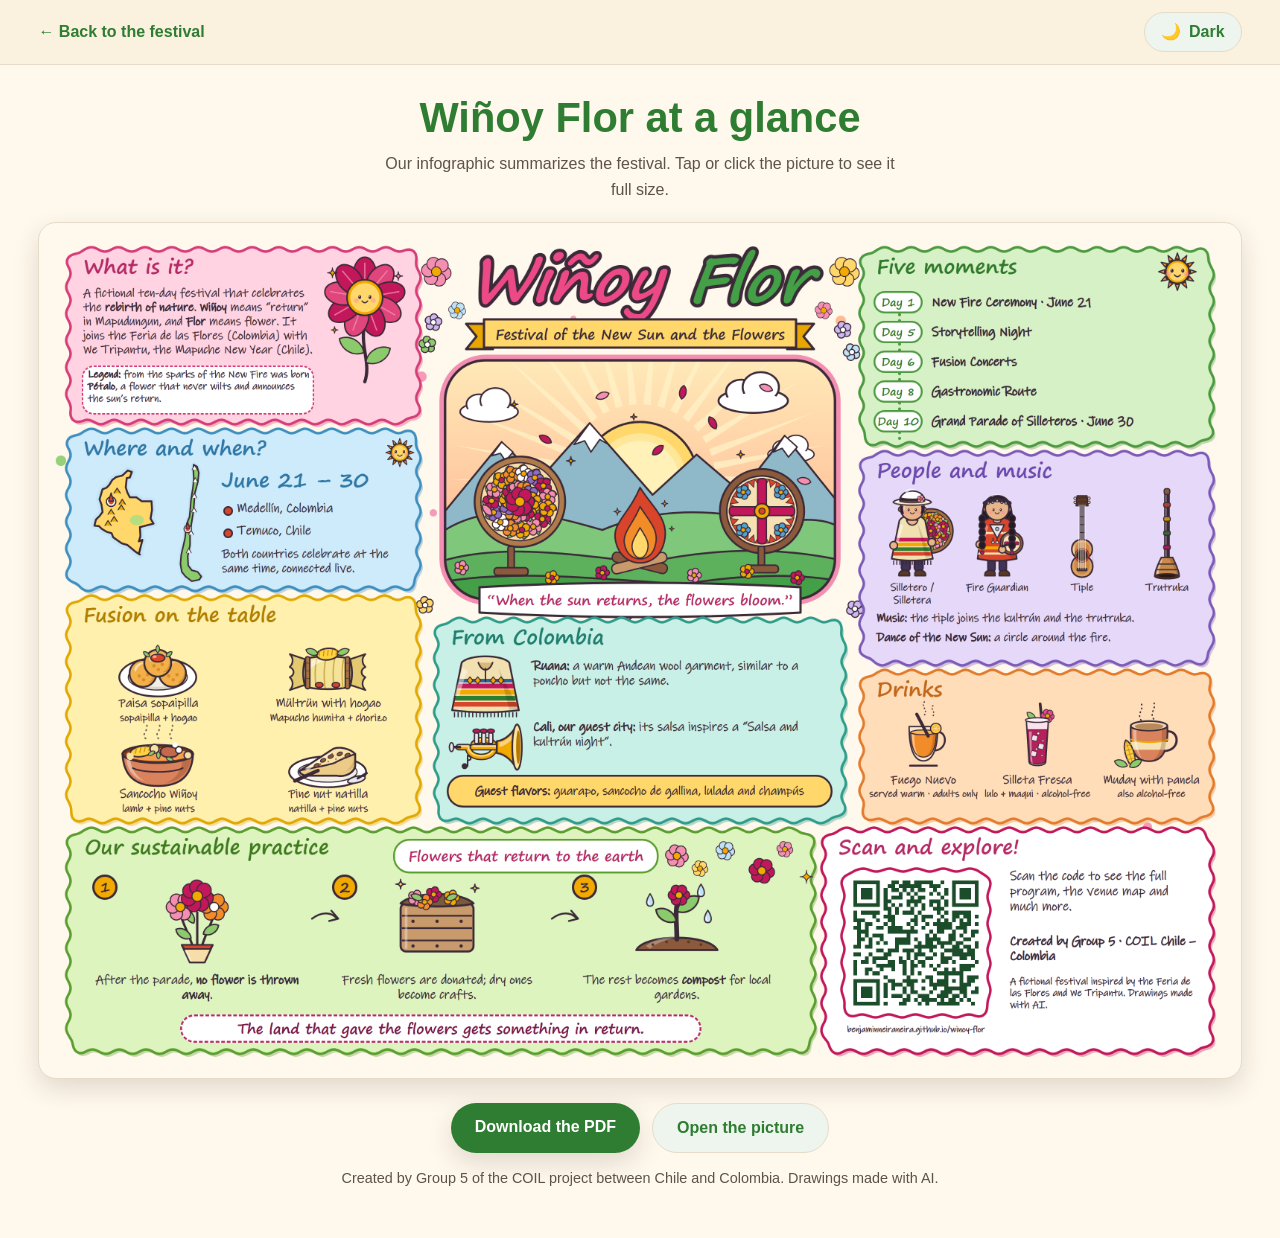
<file: infografia.html>
<!DOCTYPE html>
<html lang="en">
<head>
  <meta charset="UTF-8">
  <meta name="viewport" content="width=device-width, initial-scale=1">
  <title>Wiñoy Flor · Infographic</title>
  <meta name="author" content="Group 5, COIL project between Chile and Colombia">
  <meta name="description" content="The Wiñoy Flor infographic: the festival at a glance. Read it here or download it as a PDF.">
  <meta property="og:type" content="website">
  <meta property="og:site_name" content="Wiñoy Flor">
  <meta property="og:title" content="Wiñoy Flor · Infographic">
  <meta property="og:description" content="The Wiñoy Flor festival at a glance: read the infographic or download it as a PDF.">
  <meta property="og:url" content="https://benjaminneiraneira.github.io/winoy-flor/infografia.html">
  <meta property="og:image" content="https://benjaminneiraneira.github.io/winoy-flor/assets/images/cover.jpg">
  <meta name="twitter:card" content="summary_large_image">
  <link rel="icon" type="image/svg+xml" href="assets/icons/favicon.svg">
  <script>
    try {
      var savedTheme = localStorage.getItem('winoy-theme');
      if (savedTheme === 'dark' || savedTheme === 'light') {
        document.documentElement.setAttribute('data-theme', savedTheme);
      }
    } catch (error) { /* storage not available: the light theme is used */ }
  </script>
  <link rel="stylesheet" href="css/variables.css?v=19">
  <link rel="stylesheet" href="css/base.css?v=19">
  <link rel="stylesheet" href="css/infographic.css?v=19">
</head>
<body class="info-page">
  <a class="skip-link" href="#main">Skip to main content</a>

  <header class="info-bar">
    <a class="info-back" href="index.html">&larr; Back to the festival</a>
    <button class="theme-toggle" id="theme-toggle" type="button" aria-pressed="false" aria-label="Switch to dark theme">
      <span class="icon" aria-hidden="true">🌙</span><span class="toggle-text">Dark</span>
    </button>
  </header>

  <main id="main" class="info-main">
    <h1>Wiñoy Flor at a glance</h1>
    <p class="info-lead">Our infographic summarizes the festival. Tap or click the picture to see it full size.</p>

    <a class="info-figure" href="assets/infographic/winoy-flor-infographic.png" target="_blank" rel="noopener">
      <img src="assets/infographic/winoy-flor-infographic.png" width="3174" height="2244"
           alt="Infographic of the Wiñoy Flor festival: what it is, where and when, fusion food, the five moments, people and music, drinks, contributions from Colombia, our sustainable practice and a QR code to the website.">
    </a>

    <p class="info-actions">
      <a class="info-btn" href="assets/infographic/winoy-flor-infographic.pdf" download>Download the PDF</a>
      <a class="info-btn alt" href="assets/infographic/winoy-flor-infographic.png" target="_blank" rel="noopener">Open the picture</a>
    </p>
    <p class="info-credit">Created by Group 5 of the COIL project between Chile and Colombia. Drawings made with AI.</p>
  </main>

  <script src="js/theme.js?v=19" defer></script>
</body>
</html>
</file>
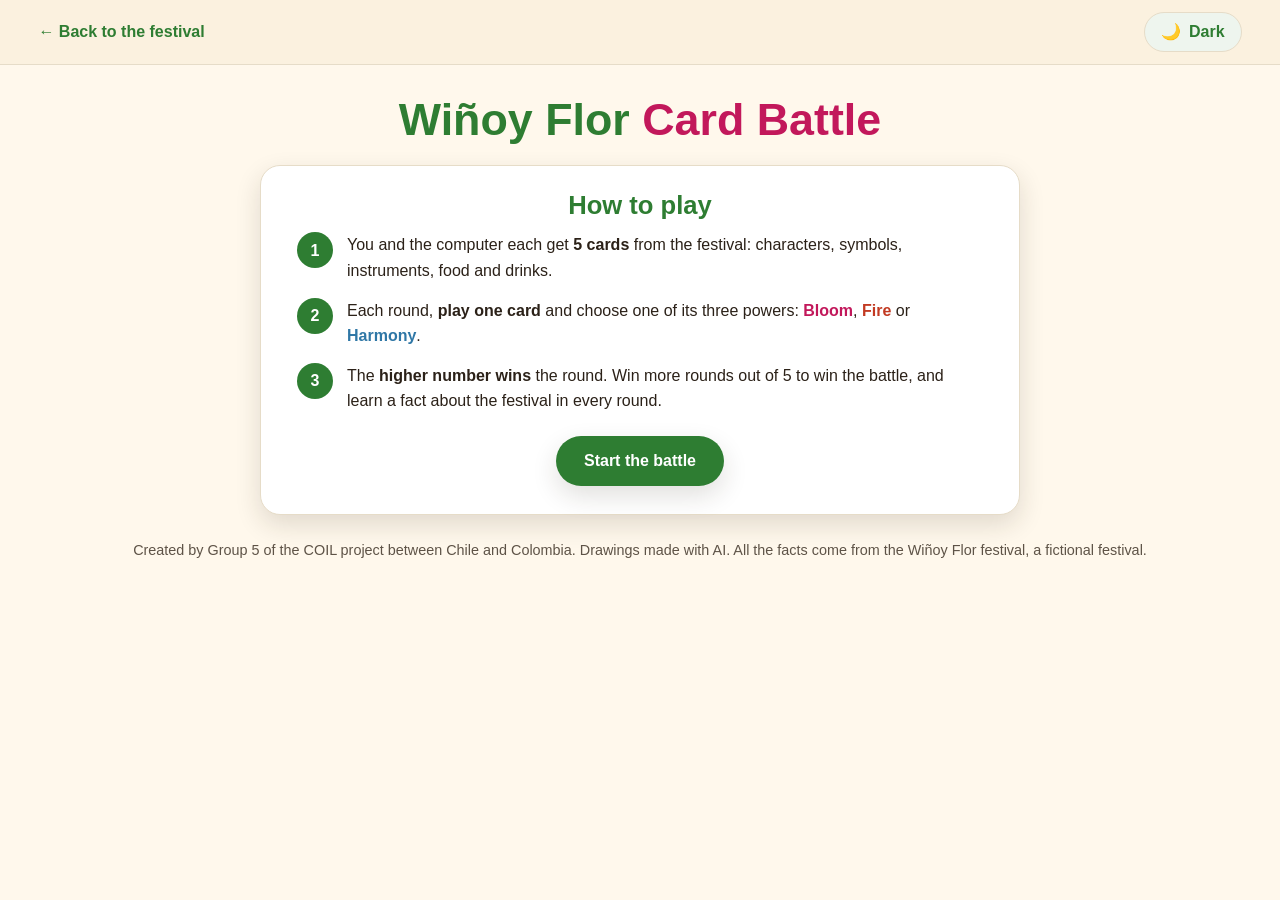
<file: juego.html>
<!DOCTYPE html>
<html lang="en">
<head>
  <meta charset="UTF-8">
  <meta name="viewport" content="width=device-width, initial-scale=1">
  <title>Wiñoy Flor · Card Battle</title>
  <meta name="author" content="Group 5, COIL project between Chile and Colombia">
  <meta name="description" content="Play the Wiñoy Flor card battle against the computer: 16 cards about the characters, music, food and drinks of the festival.">
  <meta property="og:type" content="website">
  <meta property="og:site_name" content="Wiñoy Flor">
  <meta property="og:title" content="Wiñoy Flor · Card Battle">
  <meta property="og:description" content="Play the Wiñoy Flor card battle against the computer: 16 cards about the characters, music, food and drinks of the festival.">
  <meta property="og:url" content="https://benjaminneiraneira.github.io/winoy-flor/juego.html">
  <meta property="og:image" content="https://benjaminneiraneira.github.io/winoy-flor/assets/images/cover.jpg">
  <meta name="twitter:card" content="summary_large_image">
  <link rel="icon" type="image/svg+xml" href="assets/icons/favicon.svg">
  <script>
    try {
      var savedTheme = localStorage.getItem('winoy-theme');
      if (savedTheme === 'dark' || savedTheme === 'light') {
        document.documentElement.setAttribute('data-theme', savedTheme);
      }
    } catch (error) { /* storage not available: the light theme is used */ }
  </script>
  <link rel="stylesheet" href="css/variables.css?v=19">
  <link rel="stylesheet" href="css/base.css?v=19">
  <link rel="stylesheet" href="css/infographic.css?v=19">
  <link rel="stylesheet" href="css/cardback.css?v=19">
  <link rel="stylesheet" href="css/game.css?v=19">
</head>
<body class="game-page">
  <a class="skip-link" href="#main">Skip to main content</a>

  <header class="info-bar">
    <a class="info-back" href="index.html">&larr; Back to the festival</a>
    <button class="theme-toggle" id="theme-toggle" type="button" aria-pressed="false" aria-label="Switch to dark theme">
      <span class="icon" aria-hidden="true">🌙</span><span class="toggle-text">Dark</span>
    </button>
  </header>

  <main id="main" class="game-main">
    <h1>Wiñoy Flor <span class="h1-sub">Card Battle</span></h1>

    <!-- ===== Start screen ===== -->
    <section class="panel" id="start-panel" aria-labelledby="how-title">
      <h2 id="how-title">How to play</h2>
      <ol class="how">
        <li><span class="n">1</span><p>You and the computer each get <strong>5 cards</strong> from the festival: characters, symbols, instruments, food and drinks.</p></li>
        <li><span class="n">2</span><p>Each round, <strong>play one card</strong> and choose one of its three powers: <strong class="t-bloom">Bloom</strong>, <strong class="t-fire">Fire</strong> or <strong class="t-harmony">Harmony</strong>.</p></li>
        <li><span class="n">3</span><p>The <strong>higher number wins</strong> the round. Win more rounds out of 5 to win the battle, and learn a fact about the festival in every round.</p></li>
      </ol>
      <button class="game-btn" id="start-btn" type="button">Start the battle</button>
      <noscript><p class="noscript-note">The card battle needs JavaScript. Please turn it on in your browser to play.</p></noscript>
    </section>

    <!-- ===== Game ===== -->
    <section class="board" id="board" hidden aria-label="Card battle">
      <div class="scorebar" role="status" aria-live="off">
        <span class="score-item">Round <strong id="round-n">1</strong> of 5</span>
        <span class="score-item you">You <strong id="score-you">0</strong></span>
        <span class="score-item cpu">Computer <strong id="score-cpu">0</strong></span>
        <span class="score-item time">Time <strong id="timer">0:00</strong></span>
        <button class="tips-toggle" id="tips-toggle" type="button" aria-pressed="false">Tips: off</button>
      </div>

      <div class="coach" id="coach" role="status" aria-live="polite" hidden>
        <span class="coach-ico" aria-hidden="true"></span>
        <p class="coach-text" id="coach-text"></p>
      </div>

      <p class="prompt" id="prompt" aria-live="polite">Choose a card from your hand.</p>

      <div class="arena" id="arena">
        <div class="slot" id="slot-you">
          <p class="slot-label">You</p>
          <div class="slot-card" id="slot-you-card"><div class="slot-empty">Your card</div></div>
        </div>
        <div class="vs" aria-hidden="true">VS</div>
        <div class="slot" id="slot-cpu">
          <p class="slot-label">Computer</p>
          <div class="slot-card" id="slot-cpu-card"><div class="slot-empty">Computer's card</div></div>
        </div>
      </div>

      <div class="stat-picker" id="stat-picker" hidden>
        <p class="stat-title">Choose a power to compete with:</p>
        <div class="stat-buttons" id="stat-buttons"></div>
      </div>

      <div class="result" id="result" hidden aria-live="polite">
        <p class="result-title" id="result-title"></p>
        <p class="result-fact" id="result-fact"></p>
        <button class="game-btn" id="next-btn" type="button">Next round</button>
      </div>

      <h2 class="hand-title" id="hand-title">Your hand</h2>
      <div class="hand" id="hand" role="group" aria-labelledby="hand-title"></div>
    </section>

    <!-- ===== End screen ===== -->
    <section class="panel end" id="end-panel" hidden aria-live="polite">
      <h2 id="end-title"></h2>
      <p id="end-text"></p>
      <p class="end-stats">Rounds won: <strong id="end-wins"></strong> · Time: <strong id="end-time"></strong></p>

      <div class="end-actions">
        <button class="game-btn" id="again-btn" type="button">Play again</button>
        <a class="game-btn alt" href="index.html">Back to the festival</a>
        <a class="game-btn alt" href="infografia.html">Read the infographic</a>
      </div>
    </section>

    <p class="info-credit">Created by Group 5 of the COIL project between Chile and Colombia. Drawings made with AI. All the facts come from the Wiñoy Flor festival, a fictional festival.</p>
  </main>

  <script src="js/theme.js?v=19" defer></script>
  <script src="js/game.js?v=19" defer></script>
</body>
</html>
</file>
<file: css/variables.css>
/* ==========================================================================
   Wiñoy Flor - design tokens (colors for light and dark mode)
   Palette (see PALETA_WINOY_FLOR.md): cream sunrise, mist green, earth
   brown, hillside green, deep green, flower magenta, sun gold, fire red.

   Theme logic:
   - The default theme is ALWAYS light, whatever the system theme is.
   - The dark theme is only turned on with the toggle button in the
     navigation bar, which sets data-theme="dark" on <html>.
   Only this file changes between festivals; the other stylesheets use
   these variables.
   ========================================================================== */

:root {
  color-scheme: light;

  /* Hero and footer */
  --hero-start: #1B4D2A;
  --hero-end: #2E7D32;
  --hero-border: #C2185B;
  --footer-bg: #FBF1DF;
  --footer-ink: #2B2118;
  --footer-line: #E6DCC8;
  --qr-ink: #1B4D2A;

  /* Text and links */
  --heading: #2E7D32;
  --link: #2E7D32;
  --link-hover: #C2185B;
  --muted: #5E5347;

  /* Surfaces */
  --paper: #FFF8EC;
  --leaf-tint: #EEF5EE;
  --ink: #2B2118;
  --card: #FFFFFF;
  --line: #E6DCC8;
  --shadow: 0 10px 26px rgba(43, 33, 24, 0.14);

  /* Country cards (first: Colombia, second: Chile) and highlights */
  --card-top-1: #2E7D32;
  --card-top-2: #C8321A;

  /* Accents */
  --accent: #C2185B;
  --accent-soft: #FBE4EE;
  --sun: #F2A900;
  --fire: #C8321A;
  --warn-bg: #FFE8DD;
  --warn-ink: #A8330F;

  /* Text placed on top of the green (--card-top-1) and magenta (--accent) fills */
  --on-primary: #FFFFFF;
  --on-accent: #FFFFFF;

  /* Sun glow in the hero (R, G, B values, used by animations.css) */
  --glow: 242, 169, 0;
}

/* Dark theme: only when the visitor turns it on with the toggle button */
:root[data-theme="dark"] {
  color-scheme: dark;
  --heading: #F2A900;
  --link: #F2A900;
  --link-hover: #F06292;
  --muted: #B8B0A0;
  --paper: #121A12;
  --leaf-tint: #1A2A1C;
  --ink: #FFF8EC;
  --card: #1A241A;
  --line: #2F3F2C;
  --shadow: 0 10px 26px rgba(0, 0, 0, 0.45);
  --card-top-1: #43A047;
  --footer-bg: #0D150D;
  --footer-ink: #FFF8EC;
  --footer-line: #2F3F2C;
  --accent: #F06292;
  --accent-soft: #3A1426;
  --warn-bg: #3B1B10;
  --warn-ink: #FF9D7A;
  --on-primary: #121A12;
  --on-accent: #121A12;
}
</file>
<file: css/base.css>
/* ==========================================================================
   Base styles: reset, typography and page layout (shared by both festivals)
   ========================================================================== */

* {
  box-sizing: border-box;
}

html {
  scroll-behavior: smooth;
}

@media (prefers-reduced-motion: reduce) {
  html {
    scroll-behavior: auto;
  }
}

img,
svg,
video {
  max-width: 100%;
}

body {
  overflow-wrap: break-word;
  margin: 0;
  font-family: "Segoe UI", Arial, sans-serif;
  line-height: 1.6;
  color: var(--ink);
  background: var(--paper);
}

h1,
h2,
h3 {
  line-height: 1.2;
}

h2 {
  color: var(--heading);
  font-size: 1.6rem;
  margin: 0 0 12px;
}

a {
  color: var(--link);
}

.wrap {
  max-width: 920px;
  margin: 0 auto;
  padding: 0 16px;
}

section {
  padding: 36px 0 8px;
  scroll-margin-top: 56px;
}

/* Accessibility: lets keyboard users jump past the header */
.skip-link {
  position: absolute;
  left: 8px;
  top: -48px;
  background: var(--card);
  color: var(--link);
  padding: 8px 14px;
  border-radius: 6px;
  z-index: 20;
}

.skip-link:focus {
  top: 8px;
}
</file>
<file: css/infographic.css>
/* ==========================================================================
   Infographic page (infografia.html). Colors come from variables.css.
   ========================================================================== */

.info-bar {
  display: flex;
  flex-wrap: wrap;
  gap: 12px;
  align-items: center;
  justify-content: space-between;
  padding: 12px clamp(16px, 3vw, 40px);
  background: var(--footer-bg);
  border-bottom: 1px solid var(--footer-line);
}

.info-back {
  font-weight: 700;
  color: var(--link);
  text-decoration: none;
}

.info-back:hover,
.info-back:focus-visible {
  color: var(--link-hover);
  text-decoration: underline;
}

.theme-toggle {
  display: inline-flex;
  gap: 8px;
  align-items: center;
  min-height: 40px;
  padding: 6px 16px;
  font: inherit;
  font-weight: 600;
  color: var(--heading);
  background: var(--leaf-tint);
  border: 1px solid var(--footer-line);
  border-radius: 999px;
  cursor: pointer;
}

.info-main {
  max-width: 1500px;
  margin: 0 auto;
  padding: 28px clamp(16px, 3vw, 40px) 48px;
  text-align: center;
}

.info-main h1 {
  margin: 0 0 8px;
  font-size: clamp(1.8rem, 4vw, 2.6rem);
  color: var(--heading);
}

.info-lead {
  margin: 0 auto 20px;
  max-width: 60ch;
  color: var(--muted);
}

.info-figure {
  display: block;
  padding: 10px;
  background: #fff8ec;
  border: 1px solid var(--line);
  border-radius: 18px;
  box-shadow: var(--shadow);
}

.info-figure img {
  display: block;
  width: 100%;
  height: auto;
  border-radius: 10px;
}

.info-actions {
  display: flex;
  flex-wrap: wrap;
  gap: 12px;
  justify-content: center;
  margin: 24px 0 14px;
}

.info-btn {
  display: inline-block;
  padding: 11px 24px;
  font-weight: 700;
  color: var(--on-primary);
  text-decoration: none;
  background: var(--card-top-1);
  border-radius: 999px;
  box-shadow: var(--shadow);
  transition: background 0.25s ease, transform 0.25s ease;
}

.info-btn.alt {
  color: var(--heading);
  background: var(--leaf-tint);
  border: 1px solid var(--footer-line);
  box-shadow: none;
}

.info-btn:hover,
.info-btn:focus-visible {
  color: var(--on-primary);
  background: var(--accent);
  transform: translateY(-2px);
}

.info-credit {
  margin: 0;
  font-size: 0.9rem;
  color: var(--muted);
}

@media (prefers-reduced-motion: reduce) {
  .info-btn { transition: none; }
}
</file>
<file: css/cardback.css>
/* ==========================================================================
   Card back (the green card with the kultrún). It is built from separate layers
   (see assets/cards/back/) and animated with transform and opacity only, so the
   browser runs the animation on the graphics card instead of re-painting a big
   picture on every frame. The look is the same as the old single animated SVG.
   Generated; the layers share the 400 x 560 drawing space of the original.
   ========================================================================== */

.cback {
  position: relative;
  display: block;
  aspect-ratio: 400 / 560;
  overflow: hidden;
  isolation: isolate;
  contain: layout paint;
}

.cback .cb {
  position: absolute;
  left: 0;
  top: 0;
  width: 100%;
  height: 100%;
  display: block;
  max-width: none;
  pointer-events: none;
  user-select: none;
  -webkit-user-drag: none;
}

.cback .cb-rays {
  left: -12.5%;
  top: 5.714%;
  width: 125%;
  height: 89.286%;
}

.cback .cb-spin,
.cback .cb-spinr,
.cback .cb-rays,
.cback .cb-glow,
.cback .cb-breathe,
.cback .cb-flame,
.cback .cb-tw,
.cback .cb-fall,
.cback .cb-sweep {
  will-change: transform, opacity;
}

.cb-spin { transform-origin: 50% 50.357%; animation: cb-spin 48s linear infinite; }
.cb-spinr { transform-origin: 50% 50.357%; animation: cb-spin 32s linear infinite reverse; }
.cb-rays { transform-origin: 50% 50%; animation: cb-spin 90s linear infinite; }
.cb-glow { animation: cb-glow 3.6s ease-in-out infinite; }
.cb-breathe { transform-origin: 50% 50.357%; animation: cb-breathe 4s ease-in-out infinite; }
.cb-flame { transform-origin: 50% 95.3%; animation: cb-flame 1.3s ease-in-out infinite alternate; }
.cb-tw { transform-origin: 50% 50%; animation: cb-tw 2.6s ease-in-out infinite; }
.cb-tw2 { animation-duration: 3.4s; animation-delay: 0.8s; }
.cb-tw3 { animation-duration: 2.1s; animation-delay: 1.3s; }
.cb-fall { transform-origin: 0 0; animation: cb-fall 9s linear infinite; }
.cb-fall:nth-of-type(3n + 2) { animation-duration: 12s; }
.cb-fall:nth-of-type(3n) { animation-duration: 10s; }
.cb-clip { position: absolute; inset: 0; clip-path: inset(2.143% 3% round 6% / 4.286%); pointer-events: none; }
.cb-sweep { animation: cb-sweep 5.5s ease-in-out infinite; }

@keyframes cb-spin { to { transform: rotate(360deg); } }
@keyframes cb-glow { 0%, 100% { opacity: 0.25; } 50% { opacity: 0.85; } }
@keyframes cb-breathe { 0%, 100% { transform: scale(1); } 50% { transform: scale(1.045); } }
@keyframes cb-flame {
  0% { transform: scale(1, 0.94) skewX(-2deg); }
  100% { transform: scale(0.96, 1.06) skewX(3deg); }
}
@keyframes cb-tw {
  0%, 100% { opacity: 0.25; transform: scale(0.55); }
  50% { opacity: 1; transform: scale(1.25); }
}
@keyframes cb-fall {
  0% { transform: translate(0, -7.143%) rotate(0deg); opacity: 0; }
  10% { opacity: 1; }
  90% { opacity: 1; }
  100% { transform: translate(6.5%, 110.714%) rotate(300deg); opacity: 0; }
}
@keyframes cb-sweep {
  0% { transform: translateX(-160%); }
  55%, 100% { transform: translateX(110%); }
}

@media (prefers-reduced-motion: reduce) {
  .cback .cb { animation: none !important; will-change: auto; }
}
.cback .cb-s0 { left: 12.250%; top: 19.464%; width: 5.500%; height: 3.929%; }
.cback .cb-s1 { left: 82.000%; top: 21.429%; width: 5.000%; height: 3.571%; }
.cback .cb-s2 { left: 10.500%; top: 75.000%; width: 5.000%; height: 3.571%; }
.cback .cb-s3 { left: 84.500%; top: 76.429%; width: 6.000%; height: 4.286%; }
.cback .cb-s4 { left: 19.500%; top: 51.429%; width: 4.000%; height: 2.857%; }
.cback .cb-s5 { left: 78.000%; top: 50.357%; width: 4.000%; height: 2.857%; }
.cback .cb-s6 { left: 47.750%; top: 15.536%; width: 4.500%; height: 3.214%; }
.cback .cb-s7 { left: 48.000%; top: 83.214%; width: 4.000%; height: 2.857%; }
.cback .cb-s8 { left: 28.000%; top: 88.929%; width: 4.000%; height: 2.857%; }
.cback .cb-s9 { left: 68.000%; top: 88.929%; width: 4.000%; height: 2.857%; }
.cback .cb-flame { left: 44.250%; top: 83.750%; width: 11.500%; height: 11.429%; }
</file>
<file: css/game.css>
/* ==========================================================================
   Card battle (juego.html). Colors come from variables.css, so the game
   follows the light / dark theme of the site.
   ========================================================================== */

.game-main {
  max-width: 1180px;
  margin: 0 auto;
  padding: 28px clamp(14px, 3vw, 40px) 56px;
  text-align: center;
}

.game-main h1 {
  margin: 0 0 18px;
  font-size: clamp(1.8rem, 4.4vw, 2.8rem);
  color: var(--heading);
}

.h1-sub {
  display: inline-block;
  color: var(--accent);
}

.game-main h2 {
  margin: 0 0 12px;
  color: var(--heading);
}

/* ---- panels (start / end) ---- */
.panel {
  max-width: 760px;
  margin: 0 auto 24px;
  padding: 24px clamp(16px, 4vw, 36px) 28px;
  text-align: left;
  background: var(--card);
  border: 1px solid var(--line);
  border-radius: 20px;
  box-shadow: var(--shadow);
}

.panel[hidden],
.board[hidden],
.stat-picker[hidden],
.result[hidden] {
  display: none;
}

.panel h2 {
  text-align: center;
}

.how {
  display: grid;
  gap: 14px;
  margin: 0 0 22px;
  padding: 0;
  list-style: none;
}

.how li {
  display: flex;
  gap: 14px;
  align-items: flex-start;
}

.how p {
  margin: 0;
}

.how .n {
  flex: 0 0 auto;
  display: grid;
  place-items: center;
  width: 36px;
  height: 36px;
  font-weight: 800;
  color: var(--on-primary);
  background: var(--card-top-1);
  border-radius: 50%;
}

.t-bloom { --sc: #C2185B; color: var(--sc); }
.t-fire { --sc: #C23A22; color: var(--sc); }
.t-harmony { --sc: #2F77A6; color: var(--sc); }

[data-theme="dark"] .t-bloom { --sc: #F48FB1; }
[data-theme="dark"] .t-fire { --sc: #FF8A65; }
[data-theme="dark"] .t-harmony { --sc: #7FC4EC; }

.game-btn {
  display: inline-block;
  margin: 0 auto;
  padding: 12px 28px;
  font: inherit;
  font-weight: 800;
  color: var(--on-primary);
  text-align: center;
  text-decoration: none;
  background: var(--card-top-1);
  border: 0;
  border-radius: 999px;
  box-shadow: var(--shadow);
  cursor: pointer;
  transition: background 0.25s ease, transform 0.25s ease;
}

#start-btn {
  display: block;
}

.game-btn:hover,
.game-btn:focus-visible {
  color: var(--on-primary);
  background: var(--accent);
  transform: translateY(-2px);
}

.game-btn.alt {
  color: var(--heading);
  background: var(--leaf-tint);
  border: 1px solid var(--footer-line);
  box-shadow: none;
}

.game-btn.alt:hover,
.game-btn.alt:focus-visible {
  color: var(--on-primary);
  background: var(--accent);
}

.end {
  text-align: center;
}

.end-actions {
  display: flex;
  flex-wrap: wrap;
  gap: 12px;
  justify-content: center;
  margin-top: 18px;
}

/* ---- score bar ---- */
.scorebar {
  display: flex;
  flex-wrap: wrap;
  gap: 10px 22px;
  align-items: center;
  justify-content: center;
  margin: 0 auto 14px;
  padding: 10px 22px;
  width: fit-content;
  max-width: 100%;
  font-weight: 600;
  background: var(--card);
  border: 1px solid var(--line);
  border-radius: 999px;
  box-shadow: var(--shadow);
}

.score-item strong {
  display: inline-block;
  min-width: 1.4em;
  padding: 0 6px;
  font-size: 1.15rem;
  text-align: center;
  color: var(--on-primary);
  background: var(--card-top-1);
  border-radius: 999px;
}

.score-item.cpu strong {
  background: var(--accent);
}

.score-item:first-child strong {
  color: var(--heading);
  background: none;
  padding: 0;
}

.prompt {
  min-height: 1.6em;
  margin: 0 0 14px;
  font-weight: 700;
  color: var(--ink);
}

/* ---- arena ---- */
.arena {
  display: grid;
  grid-template-columns: 1fr auto 1fr;
  gap: clamp(8px, 3vw, 36px);
  align-items: center;
  justify-items: center;
  margin: 0 auto 18px;
  max-width: 640px;
}

.slot-label {
  margin: 0 0 6px;
  font-weight: 800;
  letter-spacing: 0.04em;
  text-transform: uppercase;
  font-size: 0.85rem;
  color: var(--muted);
}

.slot-card {
  width: clamp(100px, 36vw, 210px);
  min-height: 250px;
  display: grid;
  place-items: start center;
}

.slot-empty {
  display: grid;
  place-items: center;
  width: 100%;
  height: 100%;
  min-height: 250px;
  padding: 10px;
  font-weight: 600;
  color: var(--muted);
  border: 3px dashed var(--line);
  border-radius: 16px;
}

.vs {
  display: grid;
  place-items: center;
  width: clamp(34px, 9vw, 64px);
  height: clamp(34px, 9vw, 64px);
  font-weight: 900;
  color: var(--on-primary);
  background: var(--accent);
  border: 3px solid var(--card);
  border-radius: 50%;
  box-shadow: var(--shadow);
}

/* ---- the card ---- */
.card {
  position: relative;
  flex: 1 1 auto;
  display: flex;
  flex-direction: column;
  width: 100%;
  height: 100%;
  overflow: hidden;
  text-align: center;
  color: #2B2118;
  background: #FFF8EC;
  border: 3px solid #3B2A38;
  border-radius: 14px;
  box-shadow: 0 6px 14px rgba(43, 33, 24, 0.22);
}

.card .c-name {
  display: grid;
  place-items: center;
  min-height: 2.5em;
  padding: 4px 6px;
  font-size: clamp(0.74rem, 2.3vw, 0.95rem);
  font-weight: 800;
  line-height: 1.15;
  color: #fff;
  background: #2E7D32;
  border-bottom: 3px solid #3B2A38;
}

.kind-character .c-name { background: #C2185B; }
.kind-symbol .c-name { background: #7A55C0; }
.kind-instrument .c-name { background: #2F77A6; }
.kind-food .c-name { background: #B4560F; }
.kind-drink .c-name { background: #C7424B; }

.card .c-art {
  flex: 0 0 auto;
  aspect-ratio: 4 / 3;
  background: #FFE9C2;
  border-bottom: 3px solid #3B2A38;
}

.card .c-art img {
  display: block;
  width: 100%;
  height: 100%;
  object-fit: cover;
}

.card .c-meta {
  display: flex;
  gap: 3px;
  align-items: center;
  justify-content: center;
  flex-wrap: nowrap;
  padding: 5px 4px 3px;
}

.card .chip {
  padding: 1px 5px;
  font-size: clamp(0.5rem, 1.6vw, 0.66rem);
  font-weight: 800;
  letter-spacing: 0;
  text-transform: uppercase;
  color: #3B2A38;
  background: #F1E4C9;
  border: 1.5px solid #3B2A38;
  border-radius: 999px;
}

.chip.origin-co { background: #FFD76A; }
.chip.origin-cl { background: #9FD8F2; }
.chip.origin-both { background: #BFE6A0; }

.card .c-stats {
  display: grid;
  gap: 3px;
  margin: 0;
  padding: 3px 7px 8px;
  list-style: none;
}

.card .stat {
  display: grid;
  grid-template-columns: 5.9em 1fr 1.4em;
  gap: 4px;
  align-items: center;
  font-size: clamp(0.6rem, 1.9vw, 0.74rem);
  font-weight: 700;
  text-align: left;
}

.card .s-name {
  display: flex;
  gap: 3px;
  align-items: center;
  white-space: nowrap;
}

.card .s-name svg {
  flex: 0 0 auto;
  width: 0.95em;
  height: 0.95em;
}

.card .s-bar {
  height: 7px;
  overflow: hidden;
  background: #E8DCC2;
  border: 1.5px solid #3B2A38;
  border-radius: 999px;
}

.card .s-bar i {
  display: block;
  height: 100%;
  background: currentColor;
}

.card .s-val {
  text-align: right;
  color: #2B2118;
}

.card .t-bloom { color: #C2185B; }
.card .t-fire { color: #C23A22; }
.card .t-harmony { color: #2F77A6; }

/* card back */
.card-back {
  background: #1B4D2A;
  height: auto;
  aspect-ratio: 210 / 291.6; /* same height as when it was a single picture */
}

.card-back .cback {
  position: absolute;
  inset: 0;
  width: 100%;
  height: 100%;
  aspect-ratio: auto;
}

.slot-card.waiting .card-back {
  animation: float 2.4s ease-in-out infinite;
}

/* live (played) cards */
.card.is-live {
  animation: flip 0.55s ease both;
}

.card.is-winner {
  outline: 5px solid #F2A900;
  outline-offset: 2px;
  box-shadow: 0 0 0 8px rgba(242, 169, 0, 0.28), 0 10px 22px rgba(43, 33, 24, 0.3);
}

.card.is-loser {
  filter: saturate(0.55) brightness(0.92);
}

@keyframes flip {
  from { transform: rotateY(90deg) scale(0.96); opacity: 0.2; }
  to { transform: none; opacity: 1; }
}

@keyframes float {
  0%, 100% { transform: translateY(0); }
  50% { transform: translateY(-5px); }
}

/* ---- power picker ---- */
.stat-picker {
  margin: 0 auto 20px;
}

.stat-title {
  margin: 0 0 10px;
  font-weight: 700;
}

.stat-buttons {
  display: flex;
  flex-wrap: wrap;
  gap: 10px;
  justify-content: center;
}

.stat-btn {
  display: inline-flex;
  gap: 8px;
  align-items: center;
  min-height: 48px;
  padding: 8px 18px;
  font: inherit;
  font-weight: 800;
  background: var(--card);
  border: 3px solid currentColor;
  border-radius: 999px;
  box-shadow: var(--shadow);
  cursor: pointer;
  transition: transform 0.2s ease, background 0.2s ease, color 0.2s ease;
}

.stat-btn b {
  display: inline-grid;
  place-items: center;
  min-width: 1.9em;
  padding: 1px 6px;
  color: #fff;
  background: var(--sc);
  border-radius: 999px;
}

.stat-btn b,
.stat-btn span {
  color: inherit;
}

.stat-btn b {
  color: var(--card);
  background: var(--sc);
}

.stat-btn:hover,
.stat-btn:focus-visible {
  transform: translateY(-3px);
}

/* ---- result ---- */
.result {
  max-width: 720px;
  margin: 0 auto 22px;
  padding: 16px 20px 20px;
  text-align: center;
  background: var(--accent-soft);
  border: 2px solid var(--accent);
  border-radius: 16px;
}

.result-title {
  margin: 0 0 8px;
  font-size: 1.15rem;
  font-weight: 800;
  color: var(--heading);
}

.result-fact {
  margin: 0 0 14px;
}

/* ---- hand ---- */
.hand-title {
  margin: 8px 0 12px;
}

.hand {
  display: flex;
  gap: clamp(8px, 1.6vw, 18px);
  justify-content: center;
  padding: 6px 4px 14px;
}

.hand-card {
  display: flex;
  flex: 0 0 auto;
  width: clamp(126px, 17vw, 196px);
  padding: 0;
  font: inherit;
  background: none;
  border: 0;
  border-radius: 14px;
  cursor: pointer;
  transition: transform 0.2s ease;
}

.hand-card:hover:not(:disabled),
.hand-card:focus-visible {
  transform: translateY(-8px);
}

.hand-card:disabled {
  cursor: default;
  opacity: 0.85;
}

.hand-card.is-selected {
  transform: translateY(-14px);
}

.hand-card.is-selected .card {
  outline: 5px solid var(--accent);
  outline-offset: 2px;
}

.hand-card:focus-visible {
  outline: 4px solid var(--accent);
  outline-offset: 4px;
}

/* On phones the hand scrolls sideways */
@media (max-width: 900px) {
  .hand {
    justify-content: flex-start;
    overflow-x: auto;
    scroll-snap-type: x proximity;
    -webkit-overflow-scrolling: touch;
  }

  .hand-card {
    scroll-snap-align: center;
  }
}

@media (prefers-reduced-motion: reduce) {
  .card.is-live,
  .slot-card.waiting .card-back {
    animation: none;
  }

  .hand-card,
  .stat-btn,
  .game-btn {
    transition: none;
  }
}

/* ==========================================================================
   Tips and timer
   ========================================================================== */

.sr-only {
  position: absolute;
  width: 1px;
  height: 1px;
  margin: -1px;
  padding: 0;
  overflow: hidden;
  clip: rect(0 0 0 0);
  border: 0;
  white-space: nowrap;
}

.score-item.time strong {
  min-width: 3.2em;
  color: var(--heading);
  background: none;
  font-variant-numeric: tabular-nums;
}

.tips-toggle {
  padding: 4px 14px;
  font: inherit;
  font-size: 0.85rem;
  font-weight: 700;
  color: var(--heading);
  background: var(--leaf-tint);
  border: 1px solid var(--footer-line);
  border-radius: 999px;
  cursor: pointer;
}

.tips-toggle[aria-pressed="true"] {
  color: var(--on-primary);
  background: var(--card-top-1);
}

/* ---- coach bubble ---- */
.coach {
  position: relative;
  display: flex;
  gap: 12px;
  align-items: center;
  max-width: 640px;
  margin: 0 auto 16px;
  padding: 12px 18px;
  text-align: left;
  color: #2B2118;
  background: linear-gradient(135deg, #FFF3C0, #FFD76A);
  border: 3px solid #3B2A38;
  border-radius: 18px;
  box-shadow: 0 8px 20px rgba(43, 33, 24, 0.25);
  animation: coach-in 0.45s ease both;
}

.coach[hidden] {
  display: none;
}

.coach::after {
  content: "";
  position: absolute;
  left: 50%;
  bottom: -13px;
  width: 20px;
  height: 20px;
  background: #FFD76A;
  border-right: 3px solid #3B2A38;
  border-bottom: 3px solid #3B2A38;
  transform: translateX(-50%) rotate(45deg);
  animation: coach-bob 1.2s ease-in-out infinite;
  will-change: transform;
}

.coach-text {
  margin: 0;
  font-weight: 700;
}

.coach-ico {
  flex: 0 0 auto;
  width: 34px;
  height: 34px;
  background: url("data:image/svg+xml,%3Csvg xmlns='http://www.w3.org/2000/svg' viewBox='0 0 24 24'%3E%3Cpath d='M12 1l2.6 7.4L22 11l-7.4 2.6L12 21l-2.6-7.4L2 11l7.4-2.6z' fill='%23C2185B' stroke='%233B2A38' stroke-width='1.4' stroke-linejoin='round'/%3E%3C/svg%3E") center / contain no-repeat;
  animation: sparkle-pulse 1.4s ease-in-out infinite;
}

@keyframes coach-in {
  from { opacity: 0; transform: translateY(-10px) scale(0.96); }
  to { opacity: 1; transform: none; }
}

@keyframes coach-bob {
  0%, 100% { transform: translateX(-50%) rotate(45deg); }
  50% { transform: translateX(-50%) translateY(6px) rotate(45deg); }
}

@keyframes sparkle-pulse {
  0%, 100% { transform: scale(0.7) rotate(0deg); }
  50% { transform: scale(1.25) rotate(25deg); }
}

/* ---- glowing hints ---- */
.hand-card {
  position: relative;
}

.hint-cards .hand-card:not(:disabled)::before {
  content: "";
  position: absolute;
  inset: 0;
  border-radius: 14px;
  pointer-events: none;
  box-shadow: 0 0 0 5px rgba(242, 169, 0, 0.7), 0 0 26px 10px rgba(242, 169, 0, 0.6);
  opacity: 0;
  animation: card-glow 1.8s ease-in-out infinite;
  will-change: opacity;
}

.hint-cards .hand-card:not(:disabled)::after {
  will-change: transform;
  content: "";
  position: absolute;
  top: -10px;
  right: -8px;
  width: 30px;
  height: 30px;
  pointer-events: none;
  background: url("data:image/svg+xml,%3Csvg xmlns='http://www.w3.org/2000/svg' viewBox='0 0 24 24'%3E%3Cpath d='M12 1l2.6 7.4L22 11l-7.4 2.6L12 21l-2.6-7.4L2 11l7.4-2.6z' fill='%23FFD76A' stroke='%233B2A38' stroke-width='1.4' stroke-linejoin='round'/%3E%3C/svg%3E") center / contain no-repeat;
  animation: sparkle-pulse 1.5s ease-in-out infinite;
}

.hint-cards .hand-card:nth-child(2)::after { animation-delay: 0.3s; }
.hint-cards .hand-card:nth-child(3)::after { animation-delay: 0.6s; }
.hint-cards .hand-card:nth-child(4)::after { animation-delay: 0.9s; }
.hint-cards .hand-card:nth-child(5)::after { animation-delay: 1.2s; }

@keyframes card-glow {
  0%, 100% { opacity: 0; }
  50% { opacity: 1; }
}

.stat-btn {
  position: relative;
  isolation: isolate;
}

/* Only the border animates: a light that travels around the edge of each button
   (a sharp ring plus a soft glow of the same ring). The button itself stays still.
   The light is a big conic gradient that ROTATES (transform), inside a ring-shaped mask, so the
   browser animates it on the graphics card without re-painting anything. */
.stat-btn .ring {
  display: none;
}

.hint-stats .stat-btn .ring {
  display: block;
  position: absolute;
  inset: -6px;
  padding: 3px;
  overflow: hidden;
  border-radius: 999px;
  pointer-events: none;
  background: color-mix(in srgb, var(--sc) 28%, transparent);
  -webkit-mask: linear-gradient(#000 0 0) content-box, linear-gradient(#000 0 0);
  -webkit-mask-composite: xor;
  mask: linear-gradient(#000 0 0) content-box exclude, linear-gradient(#000 0 0);
}

/* the second ring is blurred: it is the glow */
.hint-stats .stat-btn .ring.glow {
  inset: -8px;
  padding: 5px;
  filter: blur(5px);
  opacity: 0.9;
  z-index: -1;
  background: none;
}

.ring > i {
  position: absolute;
  left: 50%;
  top: 50%;
  width: 150%;
  aspect-ratio: 1;
  background: conic-gradient(from 0deg, transparent 0 18%, var(--sc) 52%, #fff 70%, var(--sc) 76%, transparent 80% 100%);
  transform: translate(-50%, -50%);
  animation: ring-spin 2.2s linear infinite;
  will-change: transform;
}

@keyframes ring-spin {
  to { transform: translate(-50%, -50%) rotate(360deg); }
}


.hint-next {
  animation: next-pulse 1.4s ease-in-out infinite;
}

@keyframes next-pulse {
  0%, 100% { transform: scale(1); box-shadow: 0 0 0 0 rgba(194, 24, 91, 0.6); }
  50% { transform: scale(1.07); box-shadow: 0 0 0 12px rgba(194, 24, 91, 0); }
}

/* the empty slot invites you to play */
.slot-empty {
  position: relative;
}

/* a copy of the dashed border in the accent color fades in and out (opacity runs on the graphics card;
   animating border-color re-paints the box on every frame) */
.board:not([hidden]) .slot-empty::after {
  content: "";
  position: absolute;
  inset: -3px;
  border: 3px dashed var(--accent);
  border-radius: 16px;
  pointer-events: none;
  opacity: 0;
  animation: slot-pulse 2s ease-in-out infinite;
  will-change: opacity;
}

@keyframes slot-pulse {
  0%, 100% { opacity: 0; }
  50% { opacity: 1; }
}

/* ---- end screen ---- */
.end-stats {
  font-size: 1.1rem;
}

@media (prefers-reduced-motion: reduce) {
  .coach,
  .coach::after,
  .coach-ico,
  .hint-cards .hand-card::after,
  .hint-cards .hand-card::before,
  .ring > i,
  .hint-next,
  .board .slot-empty::after {
    animation: none !important;
  }

  .hint-stats .stat-btn .ring.glow {
    display: none;
  }
}

.noscript-note {
  margin: 14px 0 0;
  padding: 10px 14px;
  font-weight: 700;
  text-align: center;
  color: var(--ink);
  background: var(--accent-soft);
  border: 2px solid var(--accent);
  border-radius: 12px;
}
</file>
